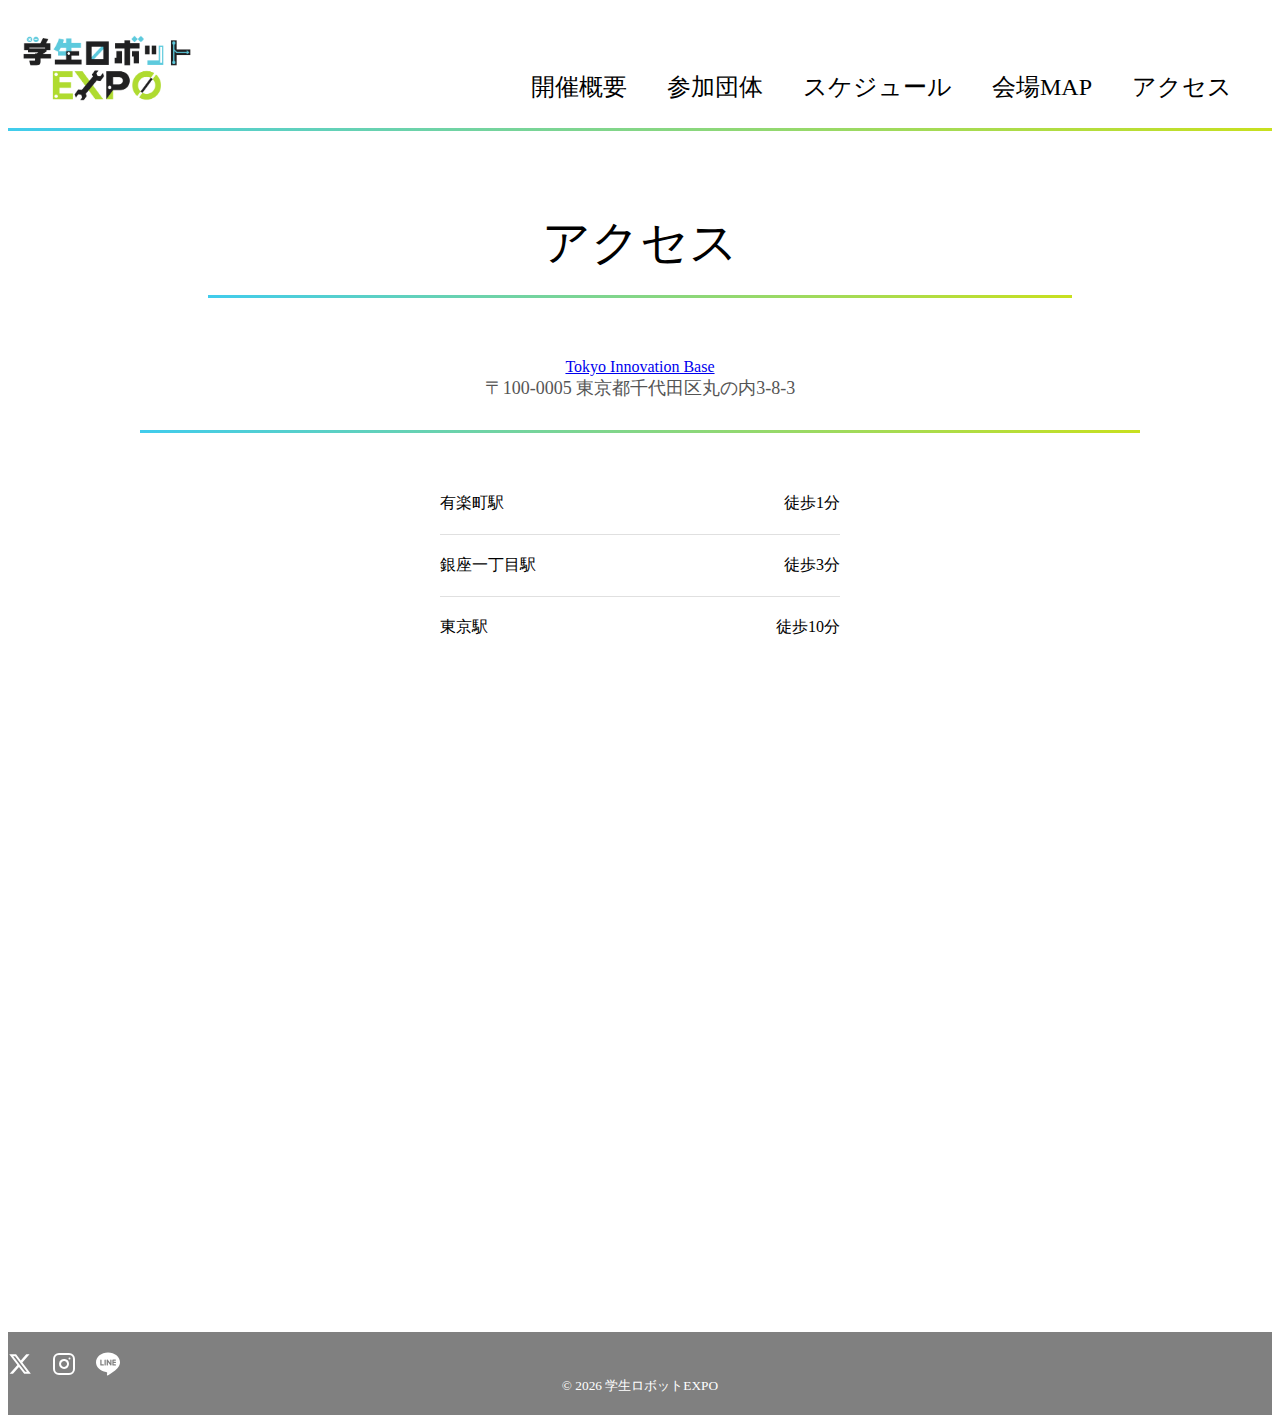
<file: html/access.html>
<!DOCTYPE html>
<html lang = "ja">
	<head>
		<meta charset = "utf-8">
		<meta name = "description" content = "学生主体のロボット交流会のホームページです。">
		<title>アクセス | 学生ロボットEXPO</title>
    <link rel = "icon" href = "../images/icon.png" type = "image/png">
		<link rel = "icon" href = "../images/icon.ico" type = "image/x-icon">
		<link rel = "stylesheet" href = "../style.css">
	</head>

	<body>
		<header>
			<a href = "../index.html">
				<img class = "logo-header" src = "../images/logo_light.png" alt = "学生ロボットEXPO">
			</a>

			<div class = "text-menu">
				<a href = "outline.html">開催概要</a>
				<a href = "participants.html">参加団体</a>
				<a href = "schedule.html">スケジュール</a>
				<a href = "map.html">会場MAP</a>
				<a href = "access.html">アクセス</a>
			</div>

			<div class = "hamburger-menu">
				<input type = "checkbox" id = "menu-toggle" hidden>
				<label class = "menu-icon" for = "menu-toggle">
					<span></span>
					<span></span>
					<span></span>
				</label>

				<div class="overlay" onclick="document.getElementById('menu-toggle').checked = false;"></div>

				<div class = "menu-content">
					<ul>
						<li><a href = "outline.html">開催概要</a></li>
						<li><a href = "participants.html">参加団体</a></li>
						<li><a href = "schedule.html">スケジュール</a></li>
						<li><a href = "map.html">会場MAP</a></li>
						<li><a href = "access.html">アクセス</a></li>
					</ul>
				</div>
			</div>
		</header>

    <div class="page-title">アクセス</div>

    <div class="access">
      <section class="access-info">
        <div class="venue">
          <a class="venue-name" href="https://tib.metro.tokyo.lg.jp/" target="_blank" rel="noopener noreferrer">Tokyo Innovation Base</a>
          <div class="address">〒100-0005 東京都千代田区丸の内3-8-3</div>
        </div>

        <div class="transportation">
          <div class="station">
            <div class="station-name">有楽町駅</div>
            <div class="time">徒歩1分</div>
          </div>
          <div class="station">
            <div class="station-name">銀座一丁目駅</div>
            <div class="time">徒歩3分</div>
          </div>
          <div class="station">
            <div class="station-name">東京駅</div>
            <div class="time">徒歩10分</div>
          </div>
        </div>
      </section>

      <div class="access-map">
        <iframe
          src="https://www.google.com/maps/embed?pb=!1m14!1m8!1m3!1d6482.149100697771!2d139.7619298!3d35.6751663!3m2!1i1024!2i768!4f13.1!3m3!1m2!1s0x60188b0010c11939%3A0xe6744989593aab42!2sTokyo%20Innovation%20Base!5e0!3m2!1sja!2sjp!4v1763360360622!5m2!1sja!2sjp"
          width="100%"
          height="600"
          style="border:0;"
          allowfullscreen=""
          referrerpolicy="no-referrer-when-downgrade">
        </iframe>
      </div>
    </div>

    <footer>
      <div class="footer-content">
        <div class="social-links">
          <a href="https://x.com/robot_expo" target="_blank" rel="noopener noreferrer" aria-label="X (Twitter)">
            <svg xmlns="http://www.w3.org/2000/svg" width="24" height="24" viewBox="0 0 24 24" fill="currentColor">
              <title>X (Twitter)</title>
              <path d="M18.244 2.25h3.308l-7.227 8.26 8.502 11.24H16.17l-5.214-6.817L4.99 21.75H1.68l7.73-8.835L1.254 2.25H8.08l4.713 6.231zm-1.161 17.52h1.833L7.084 4.126H5.117z"/>
            </svg>
          </a>
          <a href="https://www.instagram.com/robot.exposition/" target="_blank" rel="noopener noreferrer" aria-label="Instagram">
            <svg xmlns="http://www.w3.org/2000/svg" width="24" height="24" viewBox="0 0 24 24" fill="none" stroke="currentColor" stroke-width="2" stroke-linecap="round" stroke-linejoin="round">
              <title>Instagram</title>
              <rect x="2" y="2" width="20" height="20" rx="5" ry="5"></rect>
              <path d="M16 11.37A4 4 0 1 1 12.63 8 4 4 0 0 1 16 11.37z"></path>
              <line x1="17.5" y1="6.5" x2="17.51" y2="6.5"></line>
            </svg>
          </a>
          <a href="https://line.me/R/ti/p/@398zjudv" target="_blank" rel="noopener noreferrer" aria-label="LINE">
            <svg xmlns="http://www.w3.org/2000/svg" width="24" height="24" viewBox="0 0 24 24" fill="currentColor">
              <title>LINE</title>
              <path d="M19.365 9.863c.349 0 .63.285.63.631 0 .345-.281.63-.63.63H17.61v1.125h1.755c.349 0 .63.283.63.63 0 .344-.281.629-.63.629h-2.386c-.345 0-.627-.285-.627-.629V8.108c0-.345.282-.63.63-.63h2.386c.346 0 .627.285.627.63 0 .349-.281.63-.63.63H17.61v1.125h1.755zm-3.855 3.016c0 .27-.174.51-.432.596-.064.021-.133.031-.199.031-.211 0-.391-.09-.51-.25l-2.443-3.317v2.94c0 .344-.279.629-.631.629-.346 0-.626-.285-.626-.629V8.108c0-.27.173-.51.43-.595.06-.023.136-.033.194-.033.195 0 .375.104.495.254l2.462 3.33V8.108c0-.345.282-.63.63-.63.345 0 .63.285.63.63v4.771zm-5.741 0c0 .344-.282.629-.631.629-.345 0-.627-.285-.627-.629V8.108c0-.345.282-.63.63-.63.346 0 .628.285.628.63v4.771zm-2.466.629H4.917c-.345 0-.63-.285-.63-.629V8.108c0-.345.285-.63.63-.63.348 0 .63.285.63.63v4.141h1.756c.348 0 .629.283.629.63 0 .344-.282.629-.629.629M24 10.314C24 4.943 18.615.572 12 .572S0 4.943 0 10.314c0 4.811 4.27 8.842 10.035 9.608.391.082.923.258 1.058.59.12.301.079.766.038 1.08l-.164 1.02c-.045.301-.24 1.186 1.049.645 1.291-.539 6.916-4.078 9.436-6.975C23.176 14.393 24 12.458 24 10.314"/>
            </svg>
          </a>
        </div>
      </div>
      <p><small>&copy; 2026 学生ロボットEXPO</small></p>
    </footer>
  </body>
</html>
</file>
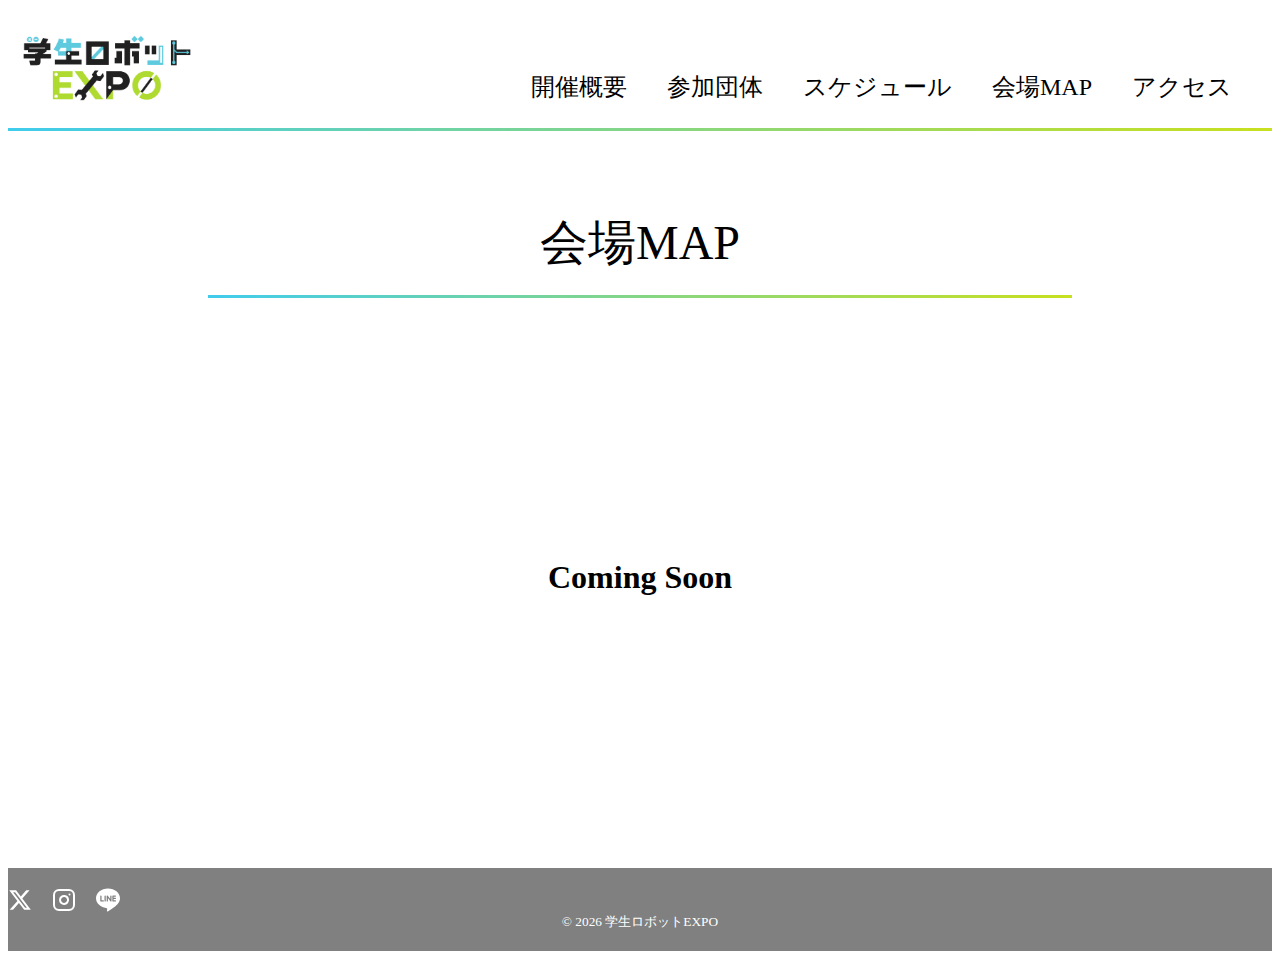
<file: html/map.html>
<!DOCTYPE html>
<html lang = "ja">
	<head>
		<meta charset = "utf-8">
		<meta name = "description" content = "学生主体のロボット交流会のホームページです。">
		<title>会場MAP | 学生ロボットEXPO</title>
    <link rel = "icon" href = "../images/icon.png" type = "image/png">
		<link rel = "icon" href = "../images/icon.ico" type = "image/x-icon">
		<link rel = "stylesheet" href = "../style.css">
	</head>

	<body>
		<header>
			<a href = "../index.html">
				<img class = "logo-header" src = "../images/logo_light.png" alt = "学生ロボットEXPO">
			</a>

			<div class = "text-menu">
				<a href = "outline.html">開催概要</a>
				<a href = "participants.html">参加団体</a>
				<a href = "schedule.html">スケジュール</a>
				<a href = "map.html">会場MAP</a>
				<a href = "access.html">アクセス</a>
			</div>

			<div class = "hamburger-menu">
				<input type = "checkbox" id = "menu-toggle" hidden>
				<label class = "menu-icon" for = "menu-toggle">
					<span></span>
					<span></span>
					<span></span>
				</label>

				<div class="overlay" onclick="document.getElementById('menu-toggle').checked = false;"></div>

				<div class = "menu-content">
					<ul>
						<li><a href = "outline.html">開催概要</a></li>
						<li><a href = "participants.html">参加団体</a></li>
						<li><a href = "schedule.html">スケジュール</a></li>
						<li><a href = "map.html">会場MAP</a></li>
						<li><a href = "access.html">アクセス</a></li>
					</ul>
				</div>
			</div>
		</header>

    <div class="page-title">会場MAP</div>

    <div style="padding: 200px 20px; text-align: center;">
        <div>
            <h1>Coming Soon</h1>
        </div>
    </div>

    <footer>
      <div class="footer-content">
        <div class="social-links">
          <a href="https://x.com/robot_expo" target="_blank" rel="noopener noreferrer" aria-label="X (Twitter)">
            <svg xmlns="http://www.w3.org/2000/svg" width="24" height="24" viewBox="0 0 24 24" fill="currentColor">
              <title>X (Twitter)</title>
              <path d="M18.244 2.25h3.308l-7.227 8.26 8.502 11.24H16.17l-5.214-6.817L4.99 21.75H1.68l7.73-8.835L1.254 2.25H8.08l4.713 6.231zm-1.161 17.52h1.833L7.084 4.126H5.117z"/>
            </svg>
          </a>
          <a href="https://www.instagram.com/robot.exposition/" target="_blank" rel="noopener noreferrer" aria-label="Instagram">
            <svg xmlns="http://www.w3.org/2000/svg" width="24" height="24" viewBox="0 0 24 24" fill="none" stroke="currentColor" stroke-width="2" stroke-linecap="round" stroke-linejoin="round">
              <title>Instagram</title>
              <rect x="2" y="2" width="20" height="20" rx="5" ry="5"></rect>
              <path d="M16 11.37A4 4 0 1 1 12.63 8 4 4 0 0 1 16 11.37z"></path>
              <line x1="17.5" y1="6.5" x2="17.51" y2="6.5"></line>
            </svg>
          </a>
          <a href="https://line.me/R/ti/p/@398zjudv" target="_blank" rel="noopener noreferrer" aria-label="LINE">
            <svg xmlns="http://www.w3.org/2000/svg" width="24" height="24" viewBox="0 0 24 24" fill="currentColor">
              <title>LINE</title>
              <path d="M19.365 9.863c.349 0 .63.285.63.631 0 .345-.281.63-.63.63H17.61v1.125h1.755c.349 0 .63.283.63.63 0 .344-.281.629-.63.629h-2.386c-.345 0-.627-.285-.627-.629V8.108c0-.345.282-.63.63-.63h2.386c.346 0 .627.285.627.63 0 .349-.281.63-.63.63H17.61v1.125h1.755zm-3.855 3.016c0 .27-.174.51-.432.596-.064.021-.133.031-.199.031-.211 0-.391-.09-.51-.25l-2.443-3.317v2.94c0 .344-.279.629-.631.629-.346 0-.626-.285-.626-.629V8.108c0-.27.173-.51.43-.595.06-.023.136-.033.194-.033.195 0 .375.104.495.254l2.462 3.33V8.108c0-.345.282-.63.63-.63.345 0 .63.285.63.63v4.771zm-5.741 0c0 .344-.282.629-.631.629-.345 0-.627-.285-.627-.629V8.108c0-.345.282-.63.63-.63.346 0 .628.285.628.63v4.771zm-2.466.629H4.917c-.345 0-.63-.285-.63-.629V8.108c0-.345.285-.63.63-.63.348 0 .63.285.63.63v4.141h1.756c.348 0 .629.283.629.63 0 .344-.282.629-.629.629M24 10.314C24 4.943 18.615.572 12 .572S0 4.943 0 10.314c0 4.811 4.27 8.842 10.035 9.608.391.082.923.258 1.058.59.12.301.079.766.038 1.08l-.164 1.02c-.045.301-.24 1.186 1.049.645 1.291-.539 6.916-4.078 9.436-6.975C23.176 14.393 24 12.458 24 10.314"/>
            </svg>
          </a>
        </div>
      </div>
      <p><small>&copy; 2026 学生ロボットEXPO</small></p>
    </footer>
  </body>
</html>
</file>
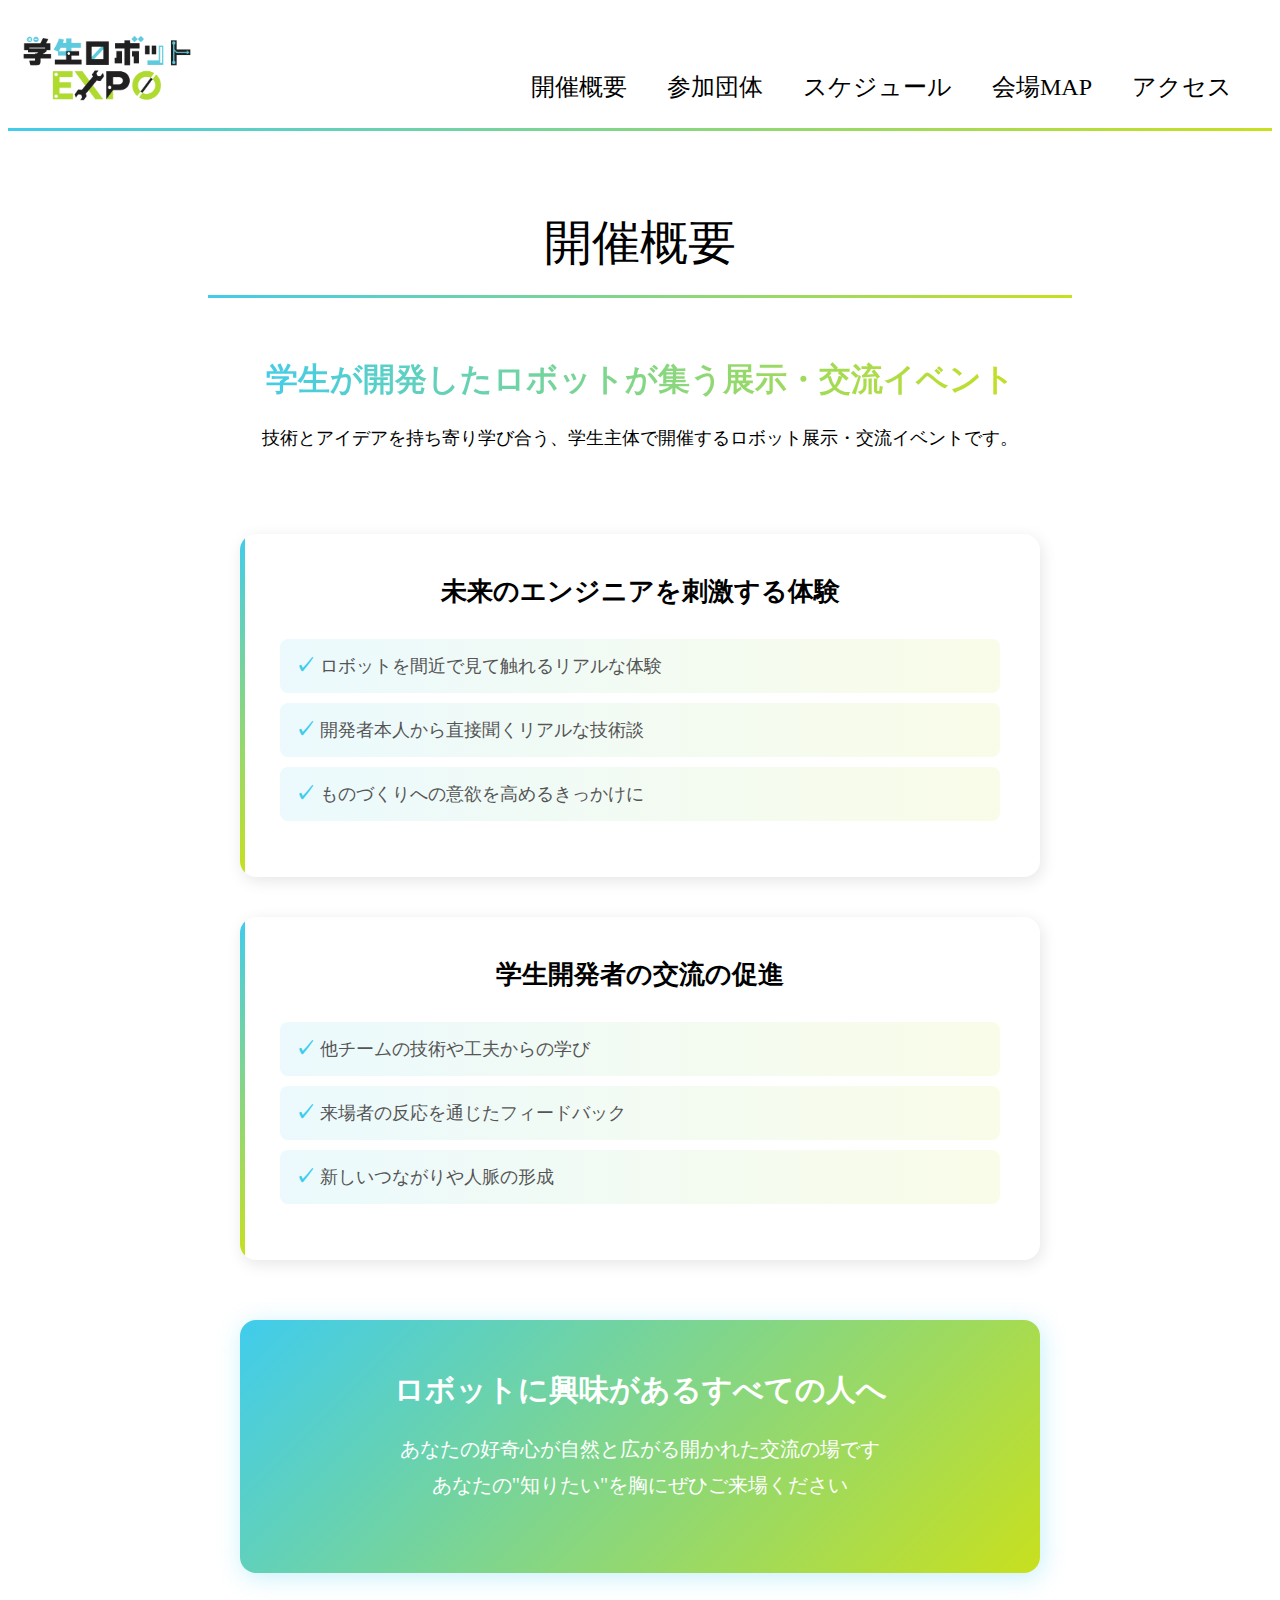
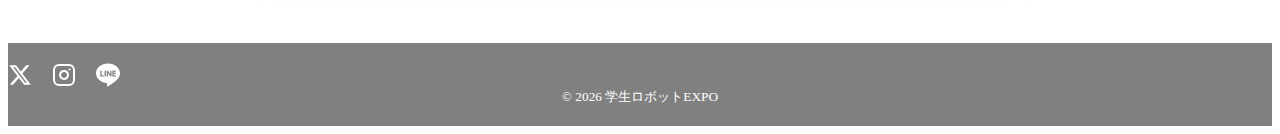
<file: html/outline.html>
<!DOCTYPE html>
<html lang = "ja">
	<head>
		<meta charset = "utf-8">
		<meta name = "description" content = "学生主体のロボット交流会のホームページです。">
		<title>開催概要 | 学生ロボットEXPO</title>
    <link rel = "icon" href = "../images/icon.png" type = "image/png">
		<link rel = "icon" href = "../images/icon.ico" type = "image/x-icon">
		<link rel = "stylesheet" href = "../style.css">
	</head>

	<body>
		<header>
			<a href = "../index.html">
				<img class = "logo-header" src = "../images/logo_light.png" alt = "学生ロボットEXPO">
			</a>

			<div class = "text-menu">
				<a href = "outline.html">開催概要</a>
				<a href = "participants.html">参加団体</a>
				<a href = "schedule.html">スケジュール</a>
				<a href = "map.html">会場MAP</a>
				<a href = "access.html">アクセス</a>
			</div>

			<div class = "hamburger-menu">
				<input type = "checkbox" id = "menu-toggle" hidden>
				<label class = "menu-icon" for = "menu-toggle">
					<span></span>
					<span></span>
					<span></span>
				</label>

				<div class="overlay" onclick="document.getElementById('menu-toggle').checked = false;"></div>

				<div class = "menu-content">
					<ul>
						<li><a href = "outline.html">開催概要</a></li>
						<li><a href = "participants.html">参加団体</a></li>
						<li><a href = "schedule.html">スケジュール</a></li>
						<li><a href = "map.html">会場MAP</a></li>
						<li><a href = "access.html">アクセス</a></li>
					</ul>
				</div>
			</div>
		</header>

    <div class="page-title">開催概要</div>

    <div class="outline">
      <section class="intro">
        <div class="title">学生が開発したロボットが集う展示・交流イベント</div>
        <p class="text">技術とアイデアを持ち寄り学び合う、学生主体で開催するロボット展示・交流イベントです。</p>
      </section>

      <section class="context">
        <div class="heading">未来のエンジニアを刺激する体験</div>
        <ul class="list">
          <li>ロボットを間近で見て触れるリアルな体験</li>
          <li>開発者本人から直接聞くリアルな技術談</li>
          <li>ものづくりへの意欲を高めるきっかけに</li>
        </ul>
      </section>

      <section class="context">
        <div class="heading">学生開発者の交流の促進</div>
        <ul class="list">
          <li>他チームの技術や工夫からの学び</li>
          <li>来場者の反応を通じたフィードバック</li>
          <li>新しいつながりや人脈の形成</li>
        </ul>
      </section>

      <section class="welcome">
        <div class="title">ロボットに興味があるすべての人へ</div>
        <p class="text">あなたの好奇心が自然と広がる開かれた交流の場です<br>あなたの"知りたい"を胸にぜひご来場ください</p>
      </section>
    </div>

    <footer>
      <div class="footer-content">
        <div class="social-links">
          <a href="https://x.com/robot_expo" target="_blank" rel="noopener noreferrer" aria-label="X (Twitter)">
            <svg xmlns="http://www.w3.org/2000/svg" width="24" height="24" viewBox="0 0 24 24" fill="currentColor">
              <title>X (Twitter)</title>
              <path d="M18.244 2.25h3.308l-7.227 8.26 8.502 11.24H16.17l-5.214-6.817L4.99 21.75H1.68l7.73-8.835L1.254 2.25H8.08l4.713 6.231zm-1.161 17.52h1.833L7.084 4.126H5.117z"/>
            </svg>
          </a>
          <a href="https://www.instagram.com/robot.exposition/" target="_blank" rel="noopener noreferrer" aria-label="Instagram">
            <svg xmlns="http://www.w3.org/2000/svg" width="24" height="24" viewBox="0 0 24 24" fill="none" stroke="currentColor" stroke-width="2" stroke-linecap="round" stroke-linejoin="round">
              <title>Instagram</title>
              <rect x="2" y="2" width="20" height="20" rx="5" ry="5"></rect>
              <path d="M16 11.37A4 4 0 1 1 12.63 8 4 4 0 0 1 16 11.37z"></path>
              <line x1="17.5" y1="6.5" x2="17.51" y2="6.5"></line>
            </svg>
          </a>
          <a href="https://line.me/R/ti/p/@398zjudv" target="_blank" rel="noopener noreferrer" aria-label="LINE">
            <svg xmlns="http://www.w3.org/2000/svg" width="24" height="24" viewBox="0 0 24 24" fill="currentColor">
              <title>LINE</title>
              <path d="M19.365 9.863c.349 0 .63.285.63.631 0 .345-.281.63-.63.63H17.61v1.125h1.755c.349 0 .63.283.63.63 0 .344-.281.629-.63.629h-2.386c-.345 0-.627-.285-.627-.629V8.108c0-.345.282-.63.63-.63h2.386c.346 0 .627.285.627.63 0 .349-.281.63-.63.63H17.61v1.125h1.755zm-3.855 3.016c0 .27-.174.51-.432.596-.064.021-.133.031-.199.031-.211 0-.391-.09-.51-.25l-2.443-3.317v2.94c0 .344-.279.629-.631.629-.346 0-.626-.285-.626-.629V8.108c0-.27.173-.51.43-.595.06-.023.136-.033.194-.033.195 0 .375.104.495.254l2.462 3.33V8.108c0-.345.282-.63.63-.63.345 0 .63.285.63.63v4.771zm-5.741 0c0 .344-.282.629-.631.629-.345 0-.627-.285-.627-.629V8.108c0-.345.282-.63.63-.63.346 0 .628.285.628.63v4.771zm-2.466.629H4.917c-.345 0-.63-.285-.63-.629V8.108c0-.345.285-.63.63-.63.348 0 .63.285.63.63v4.141h1.756c.348 0 .629.283.629.63 0 .344-.282.629-.629.629M24 10.314C24 4.943 18.615.572 12 .572S0 4.943 0 10.314c0 4.811 4.27 8.842 10.035 9.608.391.082.923.258 1.058.59.12.301.079.766.038 1.08l-.164 1.02c-.045.301-.24 1.186 1.049.645 1.291-.539 6.916-4.078 9.436-6.975C23.176 14.393 24 12.458 24 10.314"/>
            </svg>
          </a>
        </div>
      </div>
      <p><small>&copy; 2026 学生ロボットEXPO</small></p>
    </footer>
  </body>
</html>
</file>
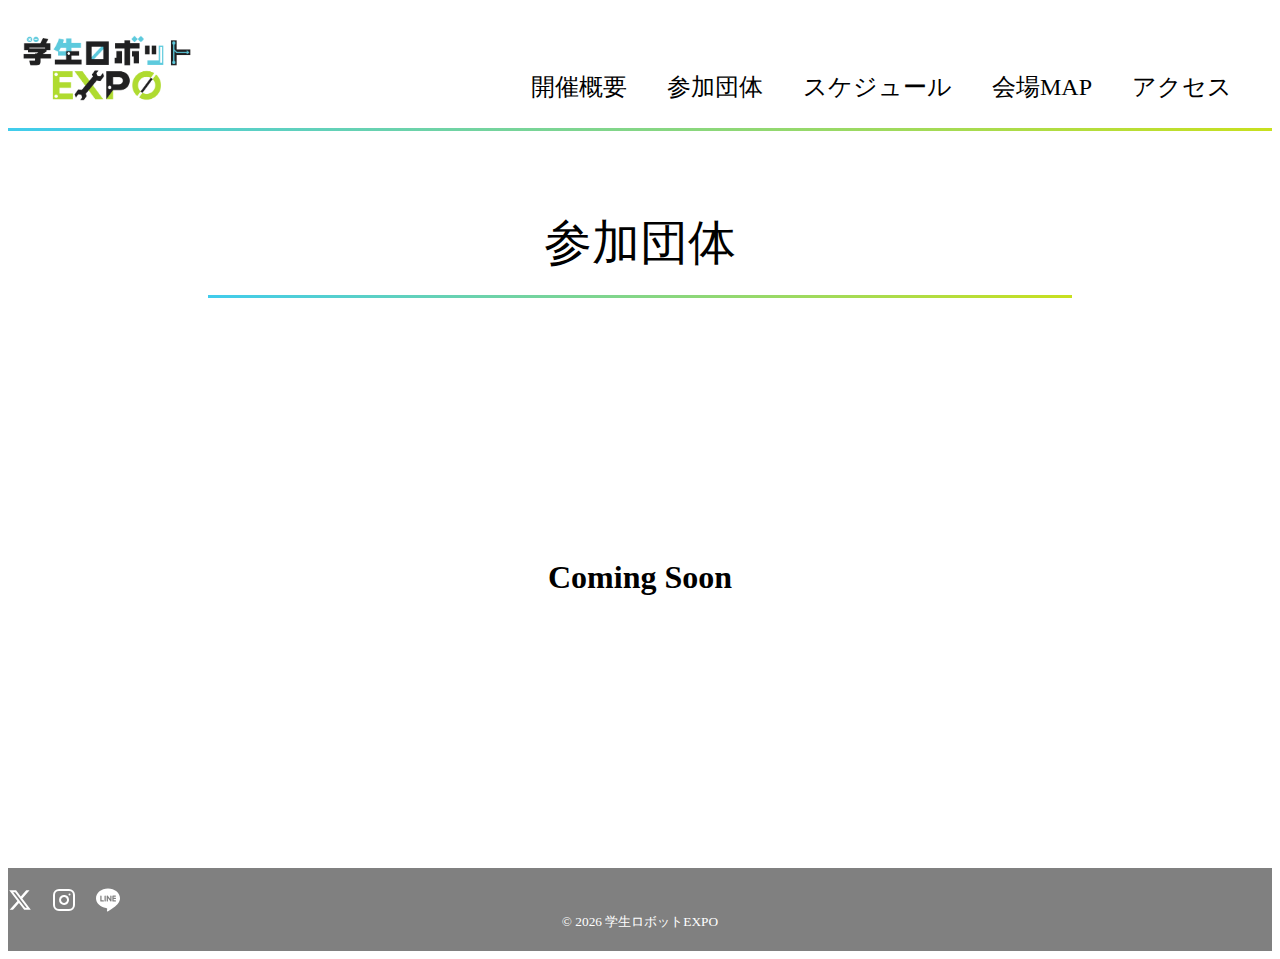
<file: html/participants.html>
<!DOCTYPE html>
<html lang = "ja">
	<head>
		<meta charset = "utf-8">
		<meta name = "description" content = "学生主体のロボット交流会のホームページです。">
		<title>参加団体 | 学生ロボットEXPO</title>
    <link rel = "icon" href = "../images/icon.png" type = "image/png">
		<link rel = "icon" href = "../images/icon.ico" type = "image/x-icon">
		<link rel = "stylesheet" href = "../style.css">
	</head>

	<body>
		<header>
			<a href = "../index.html">
				<img class = "logo-header" src = "../images/logo_light.png" alt = "学生ロボットEXPO">
			</a>

			<div class = "text-menu">
				<a href = "outline.html">開催概要</a>
				<a href = "participants.html">参加団体</a>
				<a href = "schedule.html">スケジュール</a>
				<a href = "map.html">会場MAP</a>
				<a href = "access.html">アクセス</a>
			</div>

			<div class = "hamburger-menu">
				<input type = "checkbox" id = "menu-toggle" hidden>
				<label class = "menu-icon" for = "menu-toggle">
					<span></span>
					<span></span>
					<span></span>
				</label>

				<div class="overlay" onclick="document.getElementById('menu-toggle').checked = false;"></div>

				<div class = "menu-content">
					<ul>
						<li><a href = "outline.html">開催概要</a></li>
						<li><a href = "participants.html">参加団体</a></li>
						<li><a href = "schedule.html">スケジュール</a></li>
						<li><a href = "map.html">会場MAP</a></li>
						<li><a href = "access.html">アクセス</a></li>
					</ul>
				</div>
			</div>
		</header>

    <div class="page-title">参加団体</div>

    <div style="padding: 200px 20px; text-align: center;">
        <div>
            <h1>Coming Soon</h1>
        </div>
    </div>

    <footer>
      <div class="footer-content">
        <div class="social-links">
          <a href="https://x.com/robot_expo" target="_blank" rel="noopener noreferrer" aria-label="X (Twitter)">
            <svg xmlns="http://www.w3.org/2000/svg" width="24" height="24" viewBox="0 0 24 24" fill="currentColor">
              <title>X (Twitter)</title>
              <path d="M18.244 2.25h3.308l-7.227 8.26 8.502 11.24H16.17l-5.214-6.817L4.99 21.75H1.68l7.73-8.835L1.254 2.25H8.08l4.713 6.231zm-1.161 17.52h1.833L7.084 4.126H5.117z"/>
            </svg>
          </a>
          <a href="https://www.instagram.com/robot.exposition/" target="_blank" rel="noopener noreferrer" aria-label="Instagram">
            <svg xmlns="http://www.w3.org/2000/svg" width="24" height="24" viewBox="0 0 24 24" fill="none" stroke="currentColor" stroke-width="2" stroke-linecap="round" stroke-linejoin="round">
              <title>Instagram</title>
              <rect x="2" y="2" width="20" height="20" rx="5" ry="5"></rect>
              <path d="M16 11.37A4 4 0 1 1 12.63 8 4 4 0 0 1 16 11.37z"></path>
              <line x1="17.5" y1="6.5" x2="17.51" y2="6.5"></line>
            </svg>
          </a>
          <a href="https://line.me/R/ti/p/@398zjudv" target="_blank" rel="noopener noreferrer" aria-label="LINE">
            <svg xmlns="http://www.w3.org/2000/svg" width="24" height="24" viewBox="0 0 24 24" fill="currentColor">
              <title>LINE</title>
              <path d="M19.365 9.863c.349 0 .63.285.63.631 0 .345-.281.63-.63.63H17.61v1.125h1.755c.349 0 .63.283.63.63 0 .344-.281.629-.63.629h-2.386c-.345 0-.627-.285-.627-.629V8.108c0-.345.282-.63.63-.63h2.386c.346 0 .627.285.627.63 0 .349-.281.63-.63.63H17.61v1.125h1.755zm-3.855 3.016c0 .27-.174.51-.432.596-.064.021-.133.031-.199.031-.211 0-.391-.09-.51-.25l-2.443-3.317v2.94c0 .344-.279.629-.631.629-.346 0-.626-.285-.626-.629V8.108c0-.27.173-.51.43-.595.06-.023.136-.033.194-.033.195 0 .375.104.495.254l2.462 3.33V8.108c0-.345.282-.63.63-.63.345 0 .63.285.63.63v4.771zm-5.741 0c0 .344-.282.629-.631.629-.345 0-.627-.285-.627-.629V8.108c0-.345.282-.63.63-.63.346 0 .628.285.628.63v4.771zm-2.466.629H4.917c-.345 0-.63-.285-.63-.629V8.108c0-.345.285-.63.63-.63.348 0 .63.285.63.63v4.141h1.756c.348 0 .629.283.629.63 0 .344-.282.629-.629.629M24 10.314C24 4.943 18.615.572 12 .572S0 4.943 0 10.314c0 4.811 4.27 8.842 10.035 9.608.391.082.923.258 1.058.59.12.301.079.766.038 1.08l-.164 1.02c-.045.301-.24 1.186 1.049.645 1.291-.539 6.916-4.078 9.436-6.975C23.176 14.393 24 12.458 24 10.314"/>
            </svg>
          </a>
        </div>
      </div>
      <p><small>&copy; 2026 学生ロボットEXPO</small></p>
    </footer>
  </body>
</html>
</file>
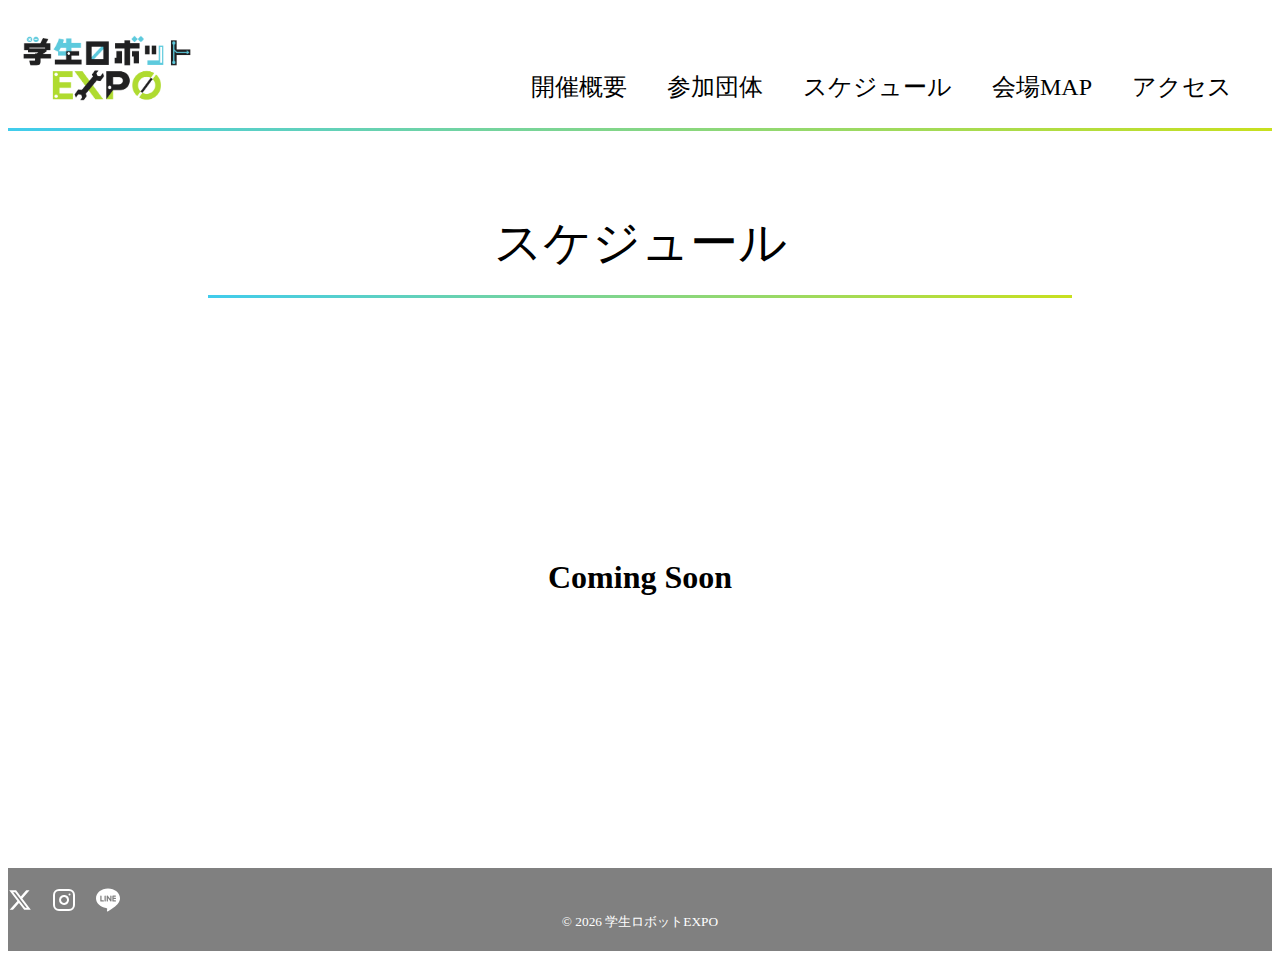
<file: html/schedule.html>
<!DOCTYPE html>
<html lang = "ja">
	<head>
		<meta charset = "utf-8">
		<meta name = "description" content = "学生主体のロボット交流会のホームページです。">
		<title>スケジュール | 学生ロボットEXPO</title>
    <link rel = "icon" href = "../images/icon.png" type = "image/png">
		<link rel = "icon" href = "../images/icon.ico" type = "image/x-icon">
		<link rel = "stylesheet" href = "../style.css">
	</head>

	<body>
		<header>
			<a href = "../index.html">
				<img class = "logo-header" src = "../images/logo_light.png" alt = "学生ロボットEXPO">
			</a>

			<div class = "text-menu">
				<a href = "outline.html">開催概要</a>
				<a href = "participants.html">参加団体</a>
				<a href = "schedule.html">スケジュール</a>
				<a href = "map.html">会場MAP</a>
				<a href = "access.html">アクセス</a>
			</div>

			<div class = "hamburger-menu">
				<input type = "checkbox" id = "menu-toggle" hidden>
				<label class = "menu-icon" for = "menu-toggle">
					<span></span>
					<span></span>
					<span></span>
				</label>

				<div class="overlay" onclick="document.getElementById('menu-toggle').checked = false;"></div>

				<div class = "menu-content">
					<ul>
						<li><a href = "outline.html">開催概要</a></li>
						<li><a href = "participants.html">参加団体</a></li>
						<li><a href = "schedule.html">スケジュール</a></li>
						<li><a href = "map.html">会場MAP</a></li>
						<li><a href = "access.html">アクセス</a></li>
					</ul>
				</div>
			</div>
		</header>

    <div class="page-title">スケジュール</div>

    <div style="padding: 200px 20px; text-align: center;">
        <div>
            <h1>Coming Soon</h1>
        </div>
    </div>

    <footer>
      <div class="footer-content">
        <div class="social-links">
          <a href="https://x.com/robot_expo" target="_blank" rel="noopener noreferrer" aria-label="X (Twitter)">
            <svg xmlns="http://www.w3.org/2000/svg" width="24" height="24" viewBox="0 0 24 24" fill="currentColor">
              <title>X (Twitter)</title>
              <path d="M18.244 2.25h3.308l-7.227 8.26 8.502 11.24H16.17l-5.214-6.817L4.99 21.75H1.68l7.73-8.835L1.254 2.25H8.08l4.713 6.231zm-1.161 17.52h1.833L7.084 4.126H5.117z"/>
            </svg>
          </a>
          <a href="https://www.instagram.com/robot.exposition/" target="_blank" rel="noopener noreferrer" aria-label="Instagram">
            <svg xmlns="http://www.w3.org/2000/svg" width="24" height="24" viewBox="0 0 24 24" fill="none" stroke="currentColor" stroke-width="2" stroke-linecap="round" stroke-linejoin="round">
              <title>Instagram</title>
              <rect x="2" y="2" width="20" height="20" rx="5" ry="5"></rect>
              <path d="M16 11.37A4 4 0 1 1 12.63 8 4 4 0 0 1 16 11.37z"></path>
              <line x1="17.5" y1="6.5" x2="17.51" y2="6.5"></line>
            </svg>
          </a>
          <a href="https://line.me/R/ti/p/@398zjudv" target="_blank" rel="noopener noreferrer" aria-label="LINE">
            <svg xmlns="http://www.w3.org/2000/svg" width="24" height="24" viewBox="0 0 24 24" fill="currentColor">
              <title>LINE</title>
              <path d="M19.365 9.863c.349 0 .63.285.63.631 0 .345-.281.63-.63.63H17.61v1.125h1.755c.349 0 .63.283.63.63 0 .344-.281.629-.63.629h-2.386c-.345 0-.627-.285-.627-.629V8.108c0-.345.282-.63.63-.63h2.386c.346 0 .627.285.627.63 0 .349-.281.63-.63.63H17.61v1.125h1.755zm-3.855 3.016c0 .27-.174.51-.432.596-.064.021-.133.031-.199.031-.211 0-.391-.09-.51-.25l-2.443-3.317v2.94c0 .344-.279.629-.631.629-.346 0-.626-.285-.626-.629V8.108c0-.27.173-.51.43-.595.06-.023.136-.033.194-.033.195 0 .375.104.495.254l2.462 3.33V8.108c0-.345.282-.63.63-.63.345 0 .63.285.63.63v4.771zm-5.741 0c0 .344-.282.629-.631.629-.345 0-.627-.285-.627-.629V8.108c0-.345.282-.63.63-.63.346 0 .628.285.628.63v4.771zm-2.466.629H4.917c-.345 0-.63-.285-.63-.629V8.108c0-.345.285-.63.63-.63.348 0 .63.285.63.63v4.141h1.756c.348 0 .629.283.629.63 0 .344-.282.629-.629.629M24 10.314C24 4.943 18.615.572 12 .572S0 4.943 0 10.314c0 4.811 4.27 8.842 10.035 9.608.391.082.923.258 1.058.59.12.301.079.766.038 1.08l-.164 1.02c-.045.301-.24 1.186 1.049.645 1.291-.539 6.916-4.078 9.436-6.975C23.176 14.393 24 12.458 24 10.314"/>
            </svg>
          </a>
        </div>
      </div>
      <p><small>&copy; 2026 学生ロボットEXPO</small></p>
    </footer>
  </body>
</html>
</file>
<file: style.css>
/* 全体 */

@charset "utf-8";

body {
  background-color : #ffffff;
}

header {
  background-color : #ffffff;
  height : 120px;
  display : flex;
  border-bottom: 3px solid transparent;
  border-image: linear-gradient(to right, #40CCED, #C8E01E);
  border-image-slice: 1;
}

footer {
  margin-top: 50px;
  background: gray;
  text-align: center;
  padding: 20px 0;
}

footer .content {
  display: flex;
  flex-direction: column;
  align-items: center;
  gap: 15px;
}

.social-links {
  display: flex;
  gap: 20px;
  align-items: center;
}

.social-links a {
  color: white;
  transition: opacity 0.3s ease, transform 0.2s ease;
  display: flex;
  align-items: center;
  justify-content: center;
}

.social-links a:hover {
  opacity: 0.7;
  transform: translateY(-2px);
}

.social-links svg {
  width: 24px;
  height: 24px;
}

footer p {
  margin: 0;
  color: white;
}

/* ロゴ */

.logo-header {
  height : 100px;
  margin : 10px;
}



/* メニュー */

.text-menu {
  background-color : #ffffff;
  margin : 20px 20px;
  margin-left : auto;
  font-size : 24px;
  display : flex;
  align-items : flex-end;
}

@media (max-width:1000px){
  .text-menu{
    display: none;
  }
}
@media (min-width :1001px){
  .hamburger-menu{
    display: none;
  }
}

.text-menu a {
  color : #000000;
  margin : 5px 20px;
  text-decoration : none;
}

.text-menu a:hover {
  color : #007bff;
}

.menu-icon {
  width: 40px;
  height: 30px;
  position: fixed;
  top: 20px;
  right: 20px;
  cursor: pointer;
  z-index: 3;
  display: inline-block;
}

.menu-icon span {
  display: block;
  height: 4px;
  margin: 6px 0;
  background: #000000;
  border-radius: 2px;
  transition: 0.4s;
}

#menu-toggle:checked + .menu-icon span:nth-child(1) {
  transform: translateY(10px) rotate(45deg);
}
#menu-toggle:checked + .menu-icon span:nth-child(2) {
  opacity: 0;
}
#menu-toggle:checked + .menu-icon span:nth-child(3) {
  transform: translateY(-10px) rotate(-45deg);
}

.overlay {
  position: fixed;
  inset: 0;
  background: rgba(0,0,0,0.5);
  opacity: 0;
  pointer-events: none;
  transition: 0.4s;
  z-index: 1;
}

#menu-toggle:checked ~ .overlay {
  opacity: 1;
  pointer-events: auto;
}

.hamburger-menu .content {
  position: fixed;
  top: 0;
  right: -250px;
  width: 250px;
  height: 100%;
  background: #ffffff;
  transition: 0.4s;
  z-index: 2;
}

#menu-toggle:checked ~ .content {
  right: 0;
}

.hamburger-menu .content ul {
  list-style: none;
  padding: 60px 20px;
}

.hamburger-menu .content ul li {
  margin: 20px 0;
}

.hamburger-menu .content a{
  text-decoration: none;
  color: #000000;
  font-size: 24px;
}

.hamburger-menu .content a:hover {
  color : #007bff;
}



/* メイン */
/* スライド画像 */

.top-image {
  position: relative;
  top : 10px;
  width: 100%;
  height: calc(100vh - 120px);
  overflow: hidden;
}

.top-image .picture {
  position: absolute;
  width: 100%;
  height: calc(100vh - 120px);
  object-fit: cover;
  opacity: 0;
  animation: change-img-anim 15s infinite;
}

.top-image .picture:nth-of-type(1) {
  animation-delay: 0s;
}
.top-image .picture:nth-of-type(2) {
  animation-delay: 5s;
}
.top-image .picture:nth-of-type(3) {
  animation-delay: 10s;
}

@keyframes change-img-anim {
  0% { opacity: 0; }
  5% { opacity: 1; }
  33.33% { opacity: 1; }
  38.33% { opacity: 0; }
  100% { opacity: 0; }
}

/* 情報 */

.card {
  position: absolute;
  top: 60%;
  right: 80px;
  height : 60%;
  width : 20%;
  min-width : 300px;
  transform: translateY(-50%);
  background: rgba(255, 255, 255, 0.5);
  backdrop-filter: blur(10px);
  border-radius: 16px;
  box-shadow: 0 0 32px rgba(0, 0, 0, 0.2);
}

.card .logo-container {
  margin : 30px 0;
  text-align: center;
}

.card .logo {
  max-width: 80%;
  height: auto;
  display: block;
  margin: 0 auto;
  max-height: 200px;
}

.card .divider {
  width: 60%;
  height: 3px;
  background: linear-gradient(90deg, #40CCED, #C8E01E);
  margin: 30px auto;
}

.card .info {
  margin: 30px 0;
  text-align: center;
}

.card .info-label {
  margin : 20px 0 10px 0;
  color: #FFFFFF;
  font-size: clamp(12px, 1vw, 24px);
}

.card .info-content {
  color: #FFFFFF;
  font-size: clamp(18px, 1.5vw, 36px);
  font-weight: 700;
  text-shadow: 1px 2px 4px rgba(0, 0, 0, 0.3);
}

.card-access {
  font-size: clamp(10px, 0.8vw, 20px);
  margin-top: 5px;
  color: rgba(255, 255, 255, 0.8);
}

/* ページタイトル */

.page-title {
  margin : 80px 200px 40px 200px;
  padding-bottom : 20px;
  border-bottom : 3px solid transparent;
  border-image : linear-gradient(to right, #40CCED, #C8E01E);
  border-image-slice : 1;

  font-size : 48px;
  text-align : center;
}

/* 開催概要 */

.outline {
  max-width: 800px;
  margin: 0 auto;
  padding: 20px 50px;
}

.outline .intro {
  text-align: center;
  margin-bottom: 80px;
}

.intro .title {
  font-size: clamp(24px, 3vw, 32px);
  font-weight: 700;
  margin-bottom: 20px;
  background: linear-gradient(to right, #40CCED, #C8E01E);
  -webkit-background-clip: text;
  -webkit-text-fill-color: transparent;
  background-clip: text;
}

.intro .text {
  font-size: clamp(16px, 2vw, 18px);
  color: #000000;
  line-height: 1.8;
}

.outline .context {
  background: #ffffff;
  border-radius: 16px;
  padding: 40px;
  margin-bottom: 40px;
  box-shadow: 2px 4px 16px rgba(0, 0, 0, 0.1);
  position: relative;
  overflow: hidden;
}

.outline .context::before {
  content: "";
  position: absolute;
  left: 0;
  top: 0;
  bottom: 0;
  width: 5px;
  background: linear-gradient(to bottom, #40CCED, #C8E01E);
}

.context .heading {
  font-size: clamp(20px, 2.5vw, 26px);
  font-weight: 700;
  color: #000000;
  text-align: center;
  margin-bottom: 30px;
}

.context .list {
  list-style: none;
  padding: 0;
}

.context .list li {
  font-size: clamp(16px, 2vw, 18px);
  color: #555;
  padding: 15px 20px;
  margin-bottom: 10px;
  background: linear-gradient(90deg, rgba(64, 204, 237, 0.1), rgba(200, 224, 30, 0.1));
  border-radius: 8px;
  position: relative;
  padding-left: 40px;
}

.context .list li::before {
  content: "✓";
  position: absolute;
  left: 15px;
  color: #40CCED;
  font-weight: 700;
  font-size: 20px;
}

.welcome {
  background: linear-gradient(135deg, #40CCED, #C8E01E);
  border-radius: 16px;
  padding: 50px 40px;
  text-align: center;
  margin-top: 60px;
  box-shadow: 2px 4px 24px rgba(64, 204, 237, 0.3);
}

.welcome .title {
  font-size: clamp(24px, 3vw, 30px);
  font-weight: 700;
  color: #ffffff;
  margin-bottom: 20px;
}

.welcome .text {
  font-size: clamp(16px, 2vw, 20px);
  color: #ffffff;
  line-height: 1.8;
}

@media (max-width: 768px) {
  .outline-container {
    padding: 0 15px;
  }

  .outline-section {
    padding: 30px 20px;
  }

  .outline-welcome {
    padding: 40px 20px;
  }

  .page-title {
    margin: 80px 20px 40px 20px;
  }
}

/* アクセスページ */

.access {
  max-width: 1000px;
  margin: 0  auto;
  padding: 20px 50px;
}

.access .info {
  background: #ffffff;
  border-radius: 16px;
  padding: 40px;
  box-shadow: 2px 4px 16px rgba(0, 0, 0, 0.1);
  max-width : 600px;
  margin : 0 auto 60px auto;
}

.access .venue {
  text-align: center;
  margin-bottom: 40px;
  padding-bottom: 30px;
  border-bottom: 3px solid transparent;
  border-image: linear-gradient(to right, #40CCED, #C8E01E);
  border-image-slice: 1;
}

.venue .name {
  font-size: clamp(24px, 3vw, 32px);
  font-weight: 700;
  margin-bottom: 15px;
  color: #000000;
}

.venue .address {
  font-size: clamp(14px, 1.5vw, 18px);
  color: #555;
}

.transportation {
  max-width : 400px;
  margin : 0 auto;
  display : flex;
  flex-direction : column;
  gap : 0;
}

.station {
  display: flex;
  justify-content: space-between;
  align-items: center;
  padding: 20px 0;
  border-bottom: 1px solid #e0e0e0;
}

.station:last-child {
  border-bottom: none;
}

.station .name {
  font-size: 18px;
  font-weight: 500;
  color: #000000;
}

.station .time {
  font-size: 16px;
  color: #000000;
}

.access .map {
  border-radius: 16px;
  overflow: hidden;
  box-shadow: 2px 4px 16px rgba(0, 0, 0, 0.1);
  margin-bottom: 60px;
}
</file>
